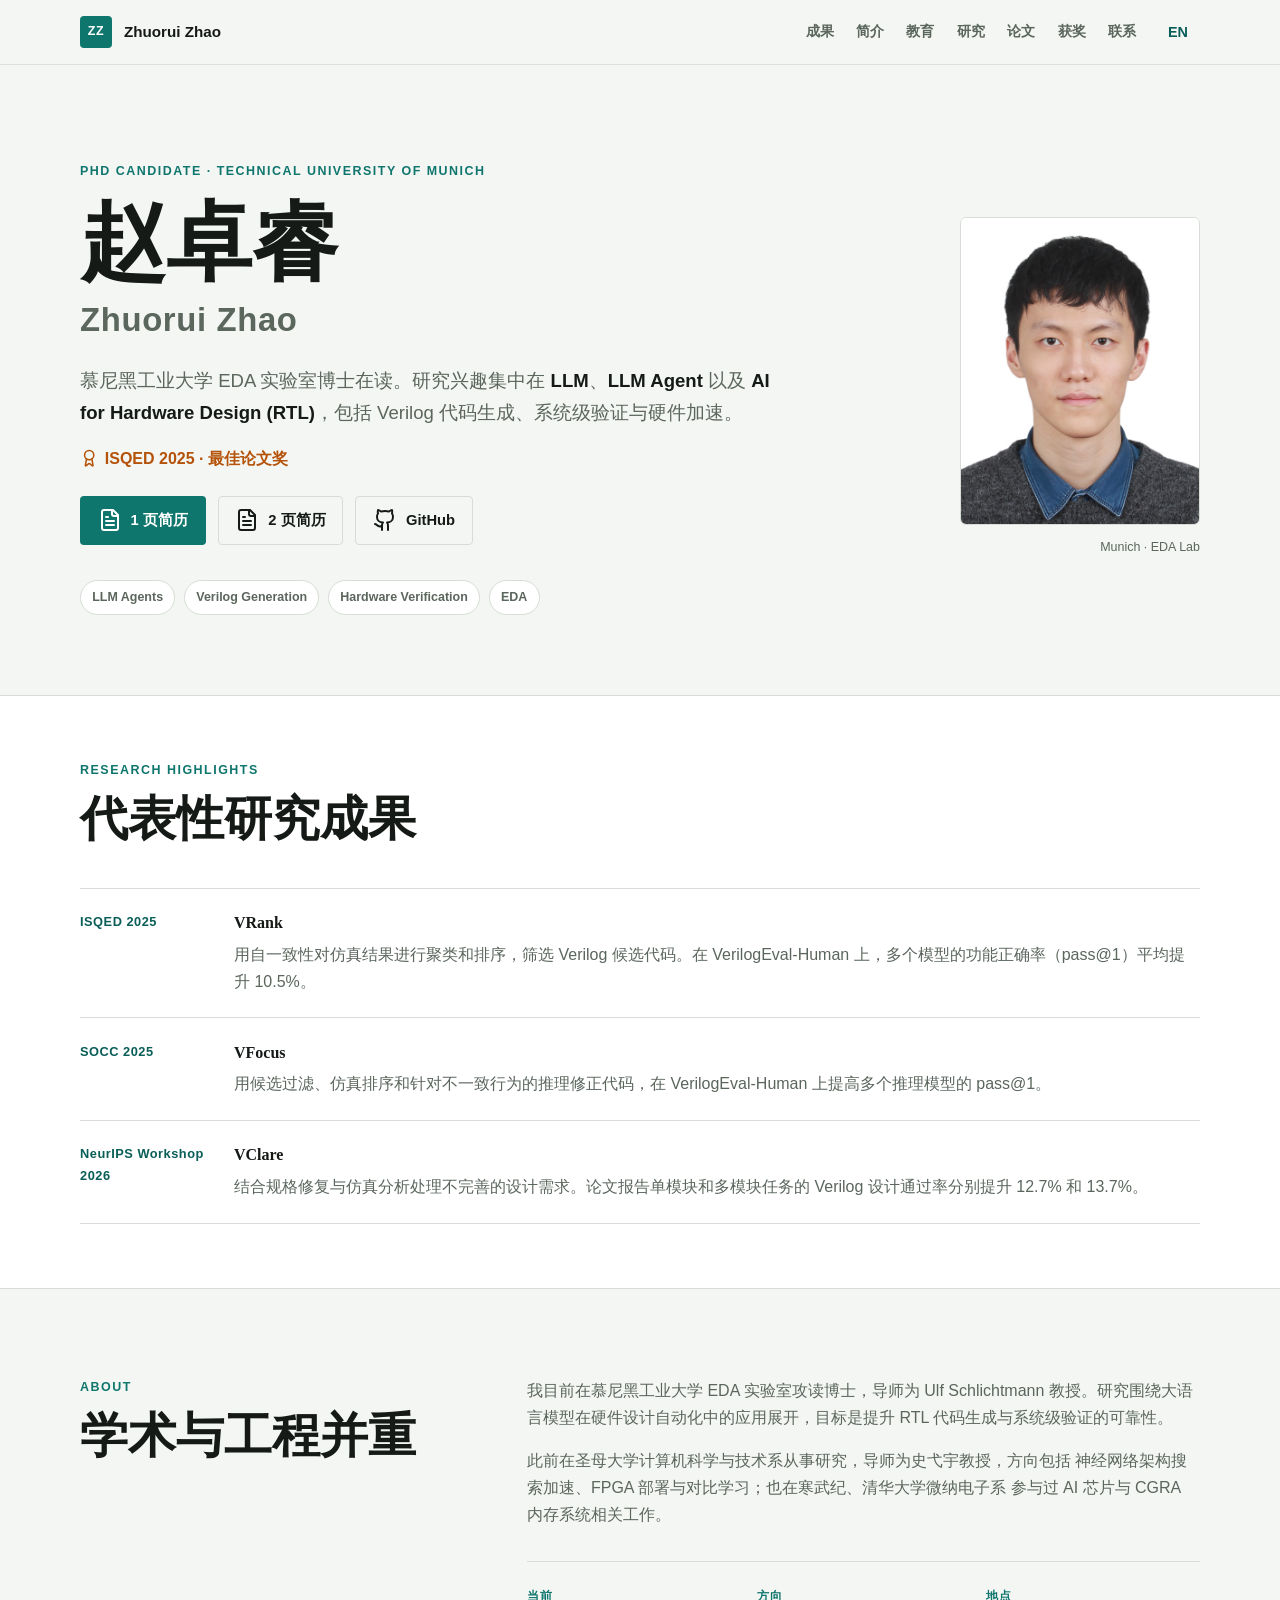
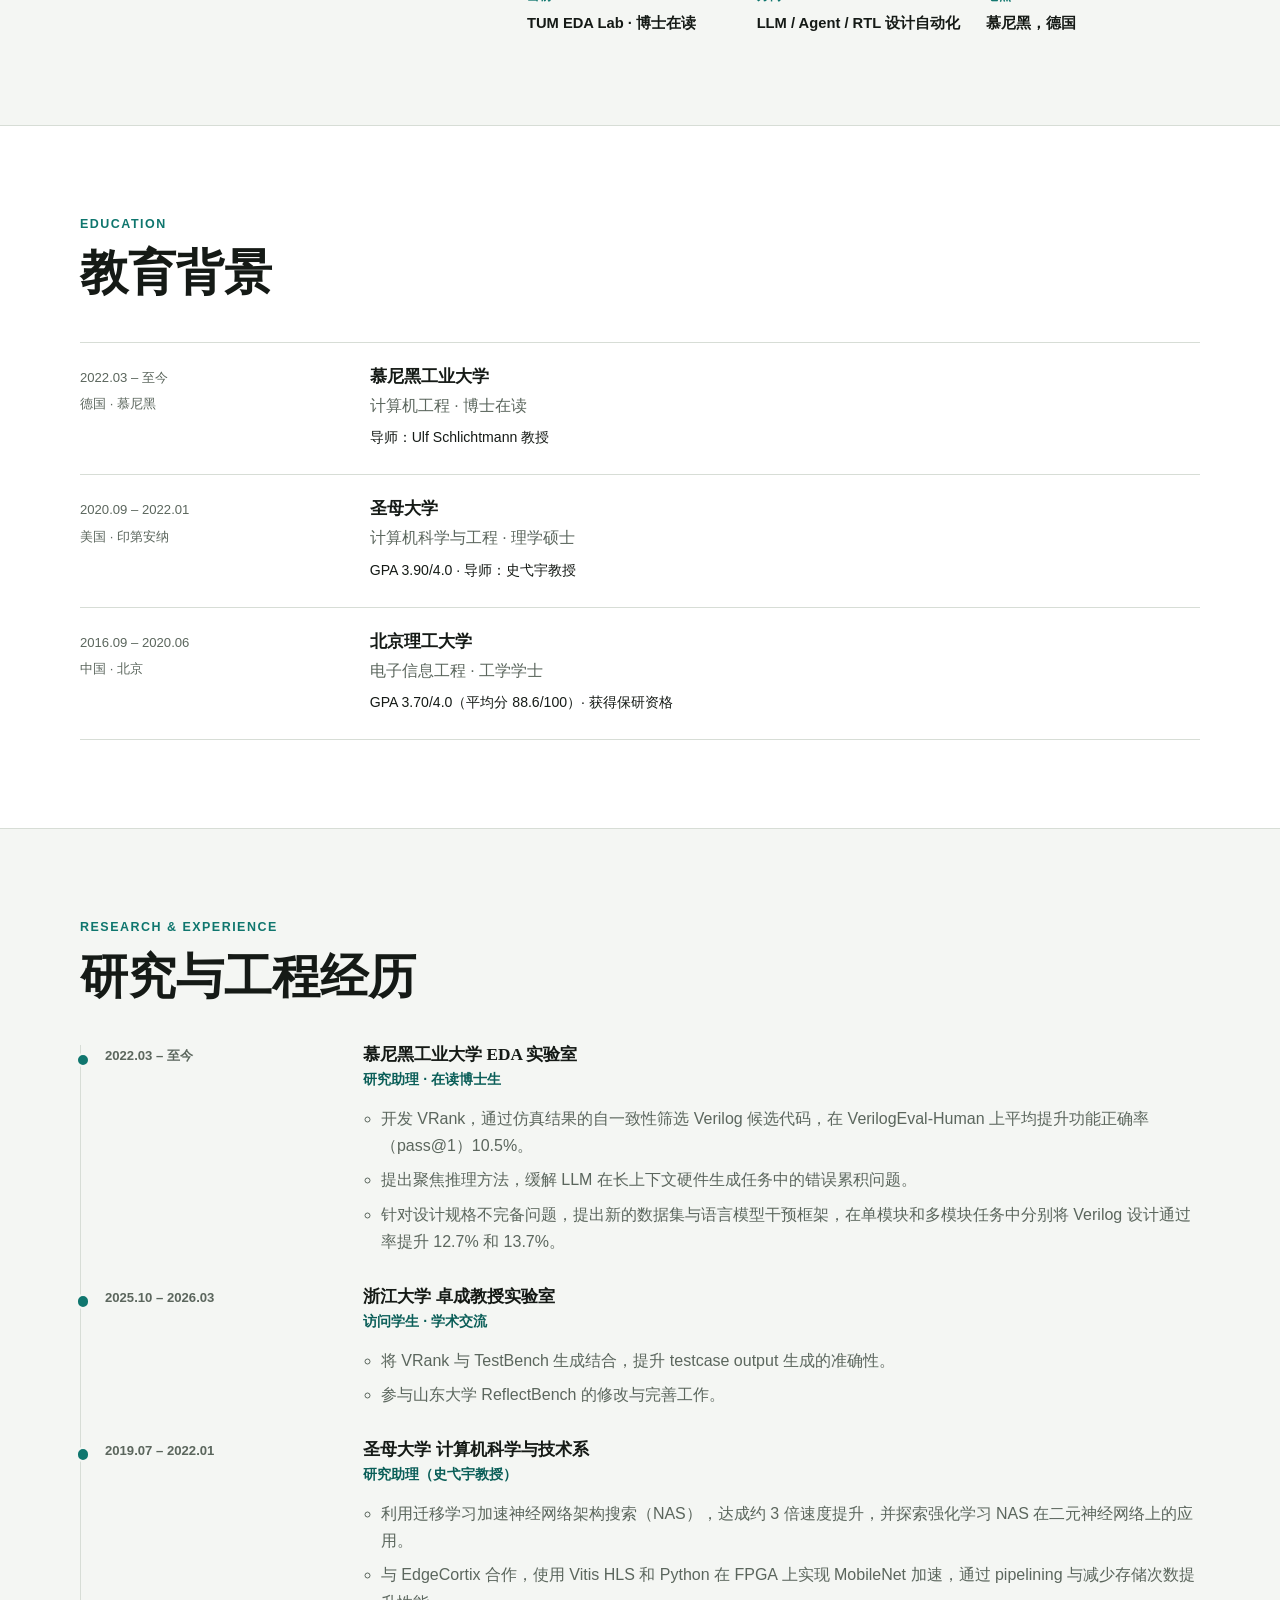
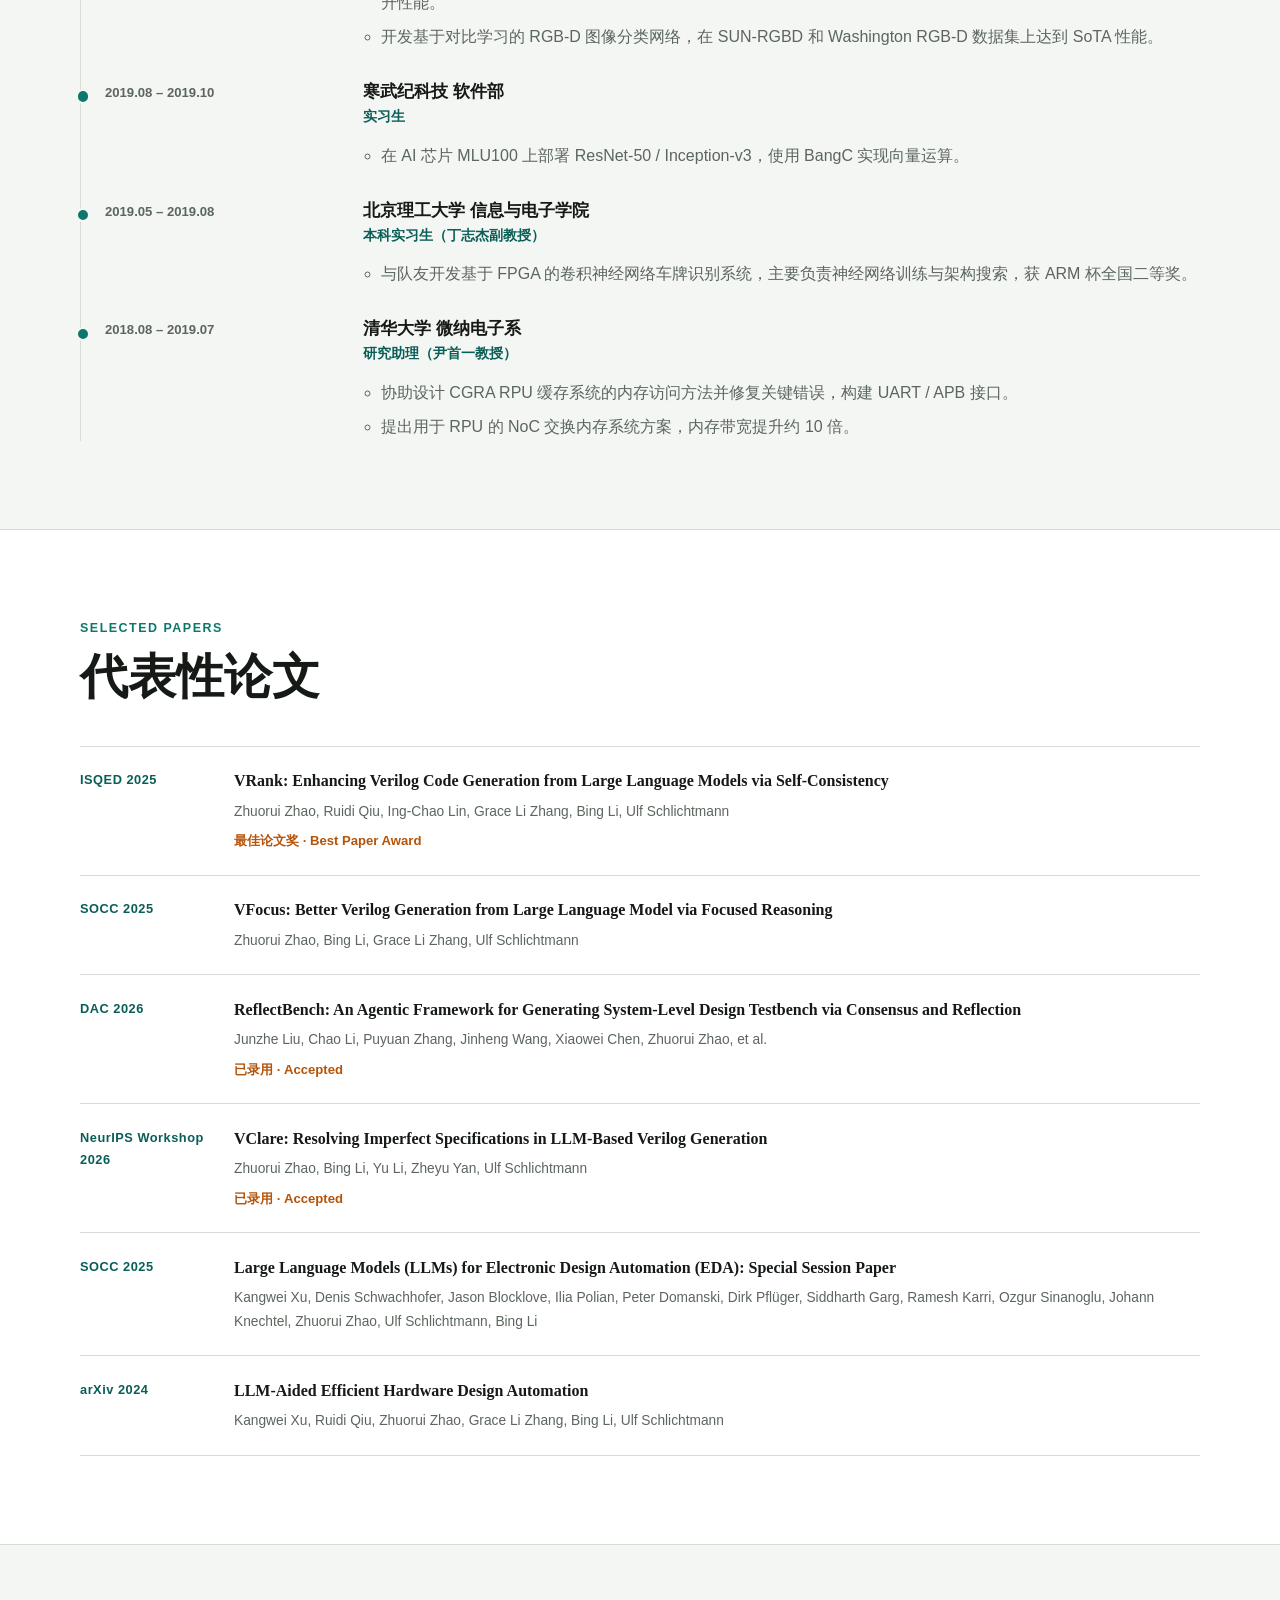
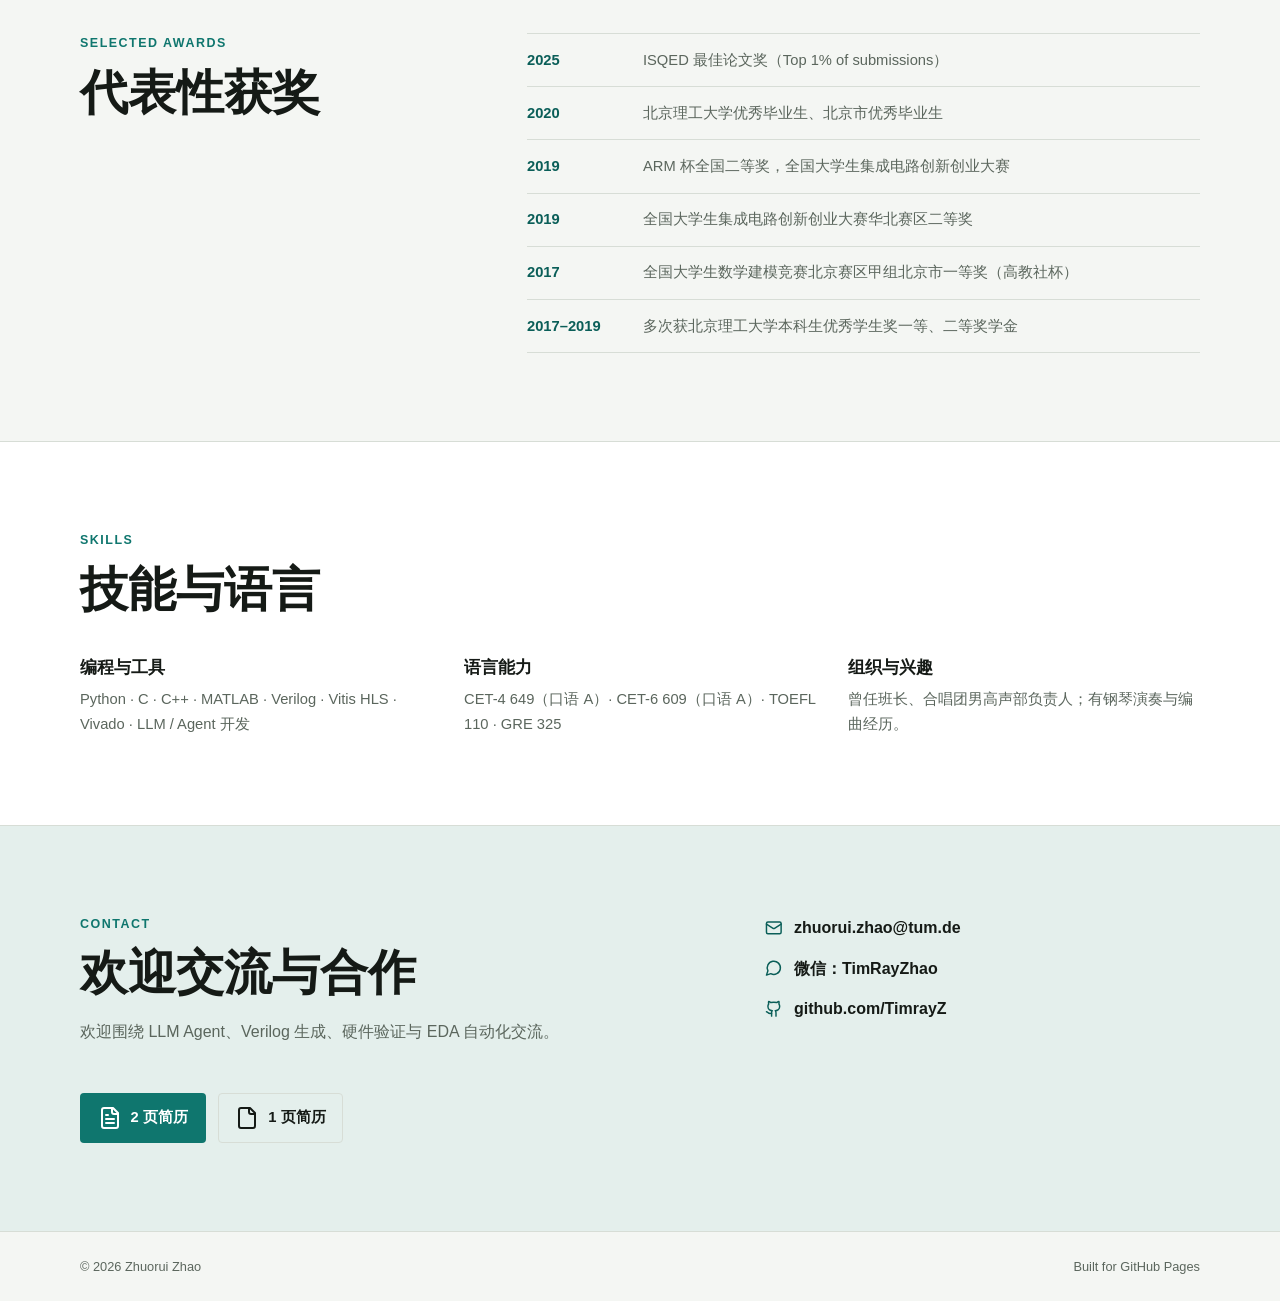
<file: index.html>
<!doctype html>
<html lang="zh-CN">
  <head>
    <meta charset="utf-8" />
    <meta name="viewport" content="width=device-width, initial-scale=1" />
    <title>赵卓睿 Zhuorui Zhao | EDA · LLM Agents · Hardware Design</title>
    <meta
      name="description"
      content="赵卓睿，慕尼黑工业大学 EDA 实验室博士在读，研究 LLM、LLM Agent 及其在硬件电路设计与验证中的应用。"
    />
    <meta name="theme-color" content="#0f766e" />
    <meta property="og:title" content="赵卓睿 Zhuorui Zhao" />
    <meta
      property="og:description"
      content="LLM Agents · AI for Hardware Design · Verilog Generation · EDA"
    />
    <meta property="og:type" content="website" />
    <meta property="og:image" content="assets/portrait.jpg" />
    <link rel="icon" href="assets/portrait.jpg" />
    <link rel="alternate" hreflang="zh-CN" href="index.html" />
    <link rel="alternate" hreflang="en" href="en.html" />
    <link rel="stylesheet" href="styles.css" />
    <script src="assets/lucide.min.js" defer></script>
    <script src="script.js" defer></script>
    <script src="analytics.js?v=1" defer></script>
  </head>
  <body>
    <header class="site-header">
      <div class="header-inner">
        <a class="brand" href="#top" aria-label="返回顶部">
          <span class="brand-mark">ZZ</span>
          <span class="brand-name">Zhuorui Zhao</span>
        </a>
        <a class="language-link" href="en.html" lang="en" hreflang="en" aria-label="View English version">EN</a>
        <button class="nav-toggle" type="button" aria-expanded="false" aria-controls="site-nav">
          <i data-lucide="menu" aria-hidden="true"></i>
          <span class="sr-only">打开导航</span>
        </button>
        <nav id="site-nav" class="site-nav" aria-label="主导航">
          <a href="#highlights">成果</a>
          <a href="#about">简介</a>
          <a href="#education">教育</a>
          <a href="#research">研究</a>
          <a href="#publications">论文</a>
          <a href="#awards">获奖</a>
          <a href="#contact">联系</a>
        </nav>
      </div>
    </header>

    <main>
      <section class="hero" id="top">
        <div class="container hero-grid">
          <div class="hero-copy">
            <p class="eyebrow">PhD Candidate · Technical University of Munich</p>
            <h1>赵卓睿<br /><span>Zhuorui Zhao</span></h1>
            <p class="hero-summary">
              慕尼黑工业大学 EDA 实验室博士在读。研究兴趣集中在
              <strong>LLM</strong>、<strong>LLM Agent</strong> 以及
              <strong>AI for Hardware Design (RTL)</strong>，包括 Verilog
              代码生成、系统级验证与硬件加速。
            </p>
            <p class="hero-award">
              <a href="#vrank"><i data-lucide="award" aria-hidden="true"></i> ISQED 2025 · 最佳论文奖</a>
            </p>
            <div class="hero-actions">
              <a class="button primary" href="assets/Zhuorui_Zhao_CV_1page.pdf" target="_blank" rel="noreferrer">
                <i data-lucide="file-text" aria-hidden="true"></i>
                1 页简历
              </a>
              <a class="button ghost" href="assets/Zhuorui_Zhao_CV.pdf" target="_blank" rel="noreferrer">
                <i data-lucide="file-text" aria-hidden="true"></i>
                2 页简历
              </a>
              <a class="button ghost" href="https://github.com/TimrayZ" target="_blank" rel="noreferrer">
                <i data-lucide="github" aria-hidden="true"></i>
                GitHub
              </a>
            </div>
            <ul class="hero-tags" aria-label="研究方向">
              <li>LLM Agents</li>
              <li>Verilog Generation</li>
              <li>Hardware Verification</li>
              <li>EDA</li>
            </ul>
          </div>
          <figure class="portrait-frame">
            <img src="assets/portrait.jpg" alt="赵卓睿证件照" width="1050" height="1350" />
            <figcaption>Munich · EDA Lab</figcaption>
          </figure>
        </div>
      </section>

      <section class="section-band muted" id="highlights">
        <div class="container">
          <div class="section-head">
            <p class="section-kicker">Research Highlights</p>
            <h2>代表性研究成果</h2>
          </div>
          <ul class="publication-list">
            <li class="publication" id="vrank">
              <div class="pub-venue">ISQED 2025</div>
              <div>
                <h3><a href="https://arxiv.org/abs/2502.00028" target="_blank" rel="noreferrer">VRank</a></h3>
                <p class="project-summary">用自一致性对仿真结果进行聚类和排序，筛选 Verilog 候选代码。在 VerilogEval-Human 上，多个模型的功能正确率（pass@1）平均提升 10.5%。</p>
              </div>
            </li>
            <li class="publication" id="vfocus">
              <div class="pub-venue">SOCC 2025</div>
              <div>
                <h3><a href="https://arxiv.org/abs/2511.02285" target="_blank" rel="noreferrer">VFocus</a></h3>
                <p class="project-summary">用候选过滤、仿真排序和针对不一致行为的推理修正代码，在 VerilogEval-Human 上提高多个推理模型的 pass@1。</p>
              </div>
            </li>
            <li class="publication" id="vclare">
              <div class="pub-venue">NeurIPS Workshop 2026</div>
              <div>
                <h3><a href="https://arxiv.org/abs/2607.24854" target="_blank" rel="noreferrer">VClare</a></h3>
                <p class="project-summary">结合规格修复与仿真分析处理不完善的设计需求。论文报告单模块和多模块任务的 Verilog 设计通过率分别提升 12.7% 和 13.7%。</p>
              </div>
            </li>
          </ul>
        </div>
      </section>

      <section class="section-band" id="about">
        <div class="container section-grid">
          <div>
            <p class="section-kicker">About</p>
            <h2>学术与工程并重</h2>
          </div>
          <div class="section-copy reveal">
            <p>
              我目前在慕尼黑工业大学 EDA 实验室攻读博士，导师为 Ulf Schlichtmann
              教授。研究围绕大语言模型在硬件设计自动化中的应用展开，目标是提升
              RTL 代码生成与系统级验证的可靠性。
            </p>
            <p>
              此前在圣母大学计算机科学与技术系从事研究，导师为史弋宇教授，方向包括
              神经网络架构搜索加速、FPGA 部署与对比学习；也在寒武纪、清华大学微纳电子系
              参与过 AI 芯片与 CGRA 内存系统相关工作。
            </p>
            <dl class="quick-facts">
              <div>
                <dt>当前</dt>
                <dd>TUM EDA Lab · 博士在读</dd>
              </div>
              <div>
                <dt>方向</dt>
                <dd>LLM / Agent / RTL 设计自动化</dd>
              </div>
              <div>
                <dt>地点</dt>
                <dd>慕尼黑，德国</dd>
              </div>
            </dl>
          </div>
        </div>
      </section>

      <section class="section-band muted" id="education">
        <div class="container">
          <div class="section-head">
            <p class="section-kicker">Education</p>
            <h2>教育背景</h2>
          </div>
          <div class="education-list reveal">
            <article class="education-item">
              <div class="education-meta">
                <span class="date">2022.03 – 至今</span>
                <span class="place">德国 · 慕尼黑</span>
              </div>
              <div class="education-main">
                <h3>慕尼黑工业大学</h3>
                <p>计算机工程 · 博士在读</p>
                <p class="detail">导师：Ulf Schlichtmann 教授</p>
              </div>
            </article>
            <article class="education-item">
              <div class="education-meta">
                <span class="date">2020.09 – 2022.01</span>
                <span class="place">美国 · 印第安纳</span>
              </div>
              <div class="education-main">
                <h3>圣母大学</h3>
                <p>计算机科学与工程 · 理学硕士</p>
                <p class="detail">GPA 3.90/4.0 · 导师：史弋宇教授</p>
              </div>
            </article>
            <article class="education-item">
              <div class="education-meta">
                <span class="date">2016.09 – 2020.06</span>
                <span class="place">中国 · 北京</span>
              </div>
              <div class="education-main">
                <h3>北京理工大学</h3>
                <p>电子信息工程 · 工学学士</p>
                <p class="detail">GPA 3.70/4.0（平均分 88.6/100）· 获得保研资格</p>
              </div>
            </article>
          </div>
        </div>
      </section>

      <section class="section-band" id="research">
        <div class="container">
          <div class="section-head">
            <p class="section-kicker">Research & Experience</p>
            <h2>研究与工程经历</h2>
          </div>
          <ol class="timeline reveal">
            <li>
              <div class="timeline-date">2022.03 – 至今</div>
              <div class="timeline-body">
                <h3>慕尼黑工业大学 EDA 实验室</h3>
                <p class="role">研究助理 · 在读博士生</p>
                <ul>
                  <li>开发 VRank，通过仿真结果的自一致性筛选 Verilog 候选代码，在 VerilogEval-Human 上平均提升功能正确率（pass@1）10.5%。</li>
                  <li>提出聚焦推理方法，缓解 LLM 在长上下文硬件生成任务中的错误累积问题。</li>
                  <li>针对设计规格不完备问题，提出新的数据集与语言模型干预框架，在单模块和多模块任务中分别将 Verilog 设计通过率提升 12.7% 和 13.7%。</li>
                </ul>
              </div>
            </li>
            <li>
              <div class="timeline-date">2025.10 – 2026.03</div>
              <div class="timeline-body">
                <h3>浙江大学 卓成教授实验室</h3>
                <p class="role">访问学生 · 学术交流</p>
                <ul>
                  <li>将 VRank 与 TestBench 生成结合，提升 testcase output 生成的准确性。</li>
                  <li>参与山东大学 ReflectBench 的修改与完善工作。</li>
                </ul>
              </div>
            </li>
            <li>
              <div class="timeline-date">2019.07 – 2022.01</div>
              <div class="timeline-body">
                <h3>圣母大学 计算机科学与技术系</h3>
                <p class="role">研究助理（史弋宇教授）</p>
                <ul>
                  <li>利用迁移学习加速神经网络架构搜索（NAS），达成约 3 倍速度提升，并探索强化学习 NAS 在二元神经网络上的应用。</li>
                  <li>与 EdgeCortix 合作，使用 Vitis HLS 和 Python 在 FPGA 上实现 MobileNet 加速，通过 pipelining 与减少存储次数提升性能。</li>
                  <li>开发基于对比学习的 RGB-D 图像分类网络，在 SUN-RGBD 和 Washington RGB-D 数据集上达到 SoTA 性能。</li>
                </ul>
              </div>
            </li>
            <li>
              <div class="timeline-date">2019.08 – 2019.10</div>
              <div class="timeline-body">
                <h3>寒武纪科技 软件部</h3>
                <p class="role">实习生</p>
                <ul>
                  <li>在 AI 芯片 MLU100 上部署 ResNet-50 / Inception-v3，使用 BangC 实现向量运算。</li>
                </ul>
              </div>
            </li>
            <li>
              <div class="timeline-date">2019.05 – 2019.08</div>
              <div class="timeline-body">
                <h3>北京理工大学 信息与电子学院</h3>
                <p class="role">本科实习生（丁志杰副教授）</p>
                <ul>
                  <li>与队友开发基于 FPGA 的卷积神经网络车牌识别系统，主要负责神经网络训练与架构搜索，获 ARM 杯全国二等奖。</li>
                </ul>
              </div>
            </li>
            <li>
              <div class="timeline-date">2018.08 – 2019.07</div>
              <div class="timeline-body">
                <h3>清华大学 微纳电子系</h3>
                <p class="role">研究助理（尹首一教授）</p>
                <ul>
                  <li>协助设计 CGRA RPU 缓存系统的内存访问方法并修复关键错误，构建 UART / APB 接口。</li>
                  <li>提出用于 RPU 的 NoC 交换内存系统方案，内存带宽提升约 10 倍。</li>
                </ul>
              </div>
            </li>
          </ol>
        </div>
      </section>

      <section class="section-band muted" id="publications">
        <div class="container">
          <div class="section-head">
            <p class="section-kicker">Selected Papers</p>
            <h2>代表性论文</h2>
          </div>
          <ol class="publication-list reveal">
            <li class="publication">
              <div class="pub-venue">ISQED 2025</div>
              <div>
                <h3>
                  <a href="https://arxiv.org/abs/2502.00028" target="_blank" rel="noreferrer">
                    VRank: Enhancing Verilog Code Generation from Large Language Models via Self-Consistency
                  </a>
                </h3>
                <p class="pub-authors">Zhuorui Zhao, Ruidi Qiu, Ing-Chao Lin, Grace Li Zhang, Bing Li, Ulf Schlichtmann</p>
                <p class="pub-note">最佳论文奖 · Best Paper Award</p>
              </div>
            </li>
            <li class="publication">
              <div class="pub-venue">SOCC 2025</div>
              <div>
                <h3>
                  <a href="https://arxiv.org/abs/2511.02285" target="_blank" rel="noreferrer">
                    VFocus: Better Verilog Generation from Large Language Model via Focused Reasoning
                  </a>
                </h3>
                <p class="pub-authors">Zhuorui Zhao, Bing Li, Grace Li Zhang, Ulf Schlichtmann</p>
              </div>
            </li>
            <li class="publication">
              <div class="pub-venue">DAC 2026</div>
              <div>
                <h3>
                  <a
                    href="https://63dac.conference-program.com/?post_type=page&p=16&id=RESEARCH1858&sess=sess166"
                    target="_blank"
                    rel="noreferrer"
                  >
                    ReflectBench: An Agentic Framework for Generating System-Level Design Testbench via Consensus and Reflection
                  </a>
                </h3>
                <p class="pub-authors">Junzhe Liu, Chao Li, Puyuan Zhang, Jinheng Wang, Xiaowei Chen, Zhuorui Zhao, et al.</p>
                <p class="pub-note">已录用 · Accepted</p>
              </div>
            </li>
            <li class="publication">
              <div class="pub-venue">NeurIPS Workshop 2026</div>
              <div>
                <h3>
                  <a href="https://arxiv.org/abs/2607.24854" target="_blank" rel="noreferrer">
                    VClare: Resolving Imperfect Specifications in LLM-Based Verilog Generation
                  </a>
                </h3>
                <p class="pub-authors">Zhuorui Zhao, Bing Li, Yu Li, Zheyu Yan, Ulf Schlichtmann</p>
                <p class="pub-note">已录用 · Accepted</p>
              </div>
            </li>
            <li class="publication">
              <div class="pub-venue">SOCC 2025</div>
              <div>
                <h3>
                  <a href="https://arxiv.org/abs/2508.20030" target="_blank" rel="noreferrer">
                    Large Language Models (LLMs) for Electronic Design Automation (EDA): Special Session Paper
                  </a>
                </h3>
                <p class="pub-authors">Kangwei Xu, Denis Schwachhofer, Jason Blocklove, Ilia Polian, Peter Domanski, Dirk Pflüger, Siddharth Garg, Ramesh Karri, Ozgur Sinanoglu, Johann Knechtel, Zhuorui Zhao, Ulf Schlichtmann, Bing Li</p>
              </div>
            </li>
            <li class="publication">
              <div class="pub-venue">arXiv 2024</div>
              <div>
                <h3>
                  <a href="https://arxiv.org/abs/2410.18582" target="_blank" rel="noreferrer">
                    LLM-Aided Efficient Hardware Design Automation
                  </a>
                </h3>
                <p class="pub-authors">Kangwei Xu, Ruidi Qiu, Zhuorui Zhao, Grace Li Zhang, Bing Li, Ulf Schlichtmann</p>
              </div>
            </li>
          </ol>
        </div>
      </section>

      <section class="section-band" id="awards">
        <div class="container section-grid">
          <div>
            <p class="section-kicker">Selected Awards</p>
            <h2>代表性获奖</h2>
          </div>
          <ul class="award-list reveal">
            <li><span>2025</span> ISQED 最佳论文奖（Top 1% of submissions）</li>
            <li><span>2020</span> 北京理工大学优秀毕业生、北京市优秀毕业生</li>
            <li><span>2019</span> ARM 杯全国二等奖，全国大学生集成电路创新创业大赛</li>
            <li><span>2019</span> 全国大学生集成电路创新创业大赛华北赛区二等奖</li>
            <li><span>2017</span> 全国大学生数学建模竞赛北京赛区甲组北京市一等奖（高教社杯）</li>
            <li><span>2017–2019</span> 多次获北京理工大学本科生优秀学生奖一等、二等奖学金</li>
          </ul>
        </div>
      </section>

      <section class="section-band muted" id="skills">
        <div class="container">
          <div class="section-head">
            <p class="section-kicker">Skills</p>
            <h2>技能与语言</h2>
          </div>
          <div class="skills-grid reveal">
            <div>
              <h3>编程与工具</h3>
              <p>Python · C · C++ · MATLAB · Verilog · Vitis HLS · Vivado · LLM / Agent 开发</p>
            </div>
            <div>
              <h3>语言能力</h3>
              <p>CET-4 649（口语 A）· CET-6 609（口语 A）· TOEFL 110 · GRE 325</p>
            </div>
            <div>
              <h3>组织与兴趣</h3>
              <p>曾任班长、合唱团男高声部负责人；有钢琴演奏与编曲经历。</p>
            </div>
          </div>
        </div>
      </section>

      <section class="section-band contact-band" id="contact">
        <div class="container contact-grid">
          <div>
            <p class="section-kicker">Contact</p>
            <h2>欢迎交流与合作</h2>
            <p class="contact-copy">
              欢迎围绕 LLM Agent、Verilog 生成、硬件验证与 EDA 自动化交流。
            </p>
          </div>
          <ul class="contact-list">
            <li>
              <i data-lucide="mail" aria-hidden="true"></i>
              <a href="mailto:zhuorui.zhao@tum.de">zhuorui.zhao@tum.de</a>
            </li>
            <li>
              <i data-lucide="message-circle" aria-hidden="true"></i>
              <span>微信：TimRayZhao</span>
            </li>
            <li>
              <i data-lucide="github" aria-hidden="true"></i>
              <a href="https://github.com/TimrayZ" target="_blank" rel="noreferrer">github.com/TimrayZ</a>
            </li>
          </ul>
          <div class="contact-actions">
            <a class="button primary" href="assets/Zhuorui_Zhao_CV.pdf" target="_blank" rel="noreferrer">
              <i data-lucide="file-text" aria-hidden="true"></i>
              2 页简历
            </a>
            <a class="button ghost" href="assets/Zhuorui_Zhao_CV_1page.pdf" target="_blank" rel="noreferrer">
              <i data-lucide="file" aria-hidden="true"></i>
              1 页简历
            </a>
          </div>
        </div>
      </section>
    </main>

    <footer class="site-footer">
      <div class="container footer-inner">
        <p>© <span id="year"></span> Zhuorui Zhao</p>
        <p>Built for GitHub Pages</p>
      </div>
    </footer>
  </body>
</html>
</file>
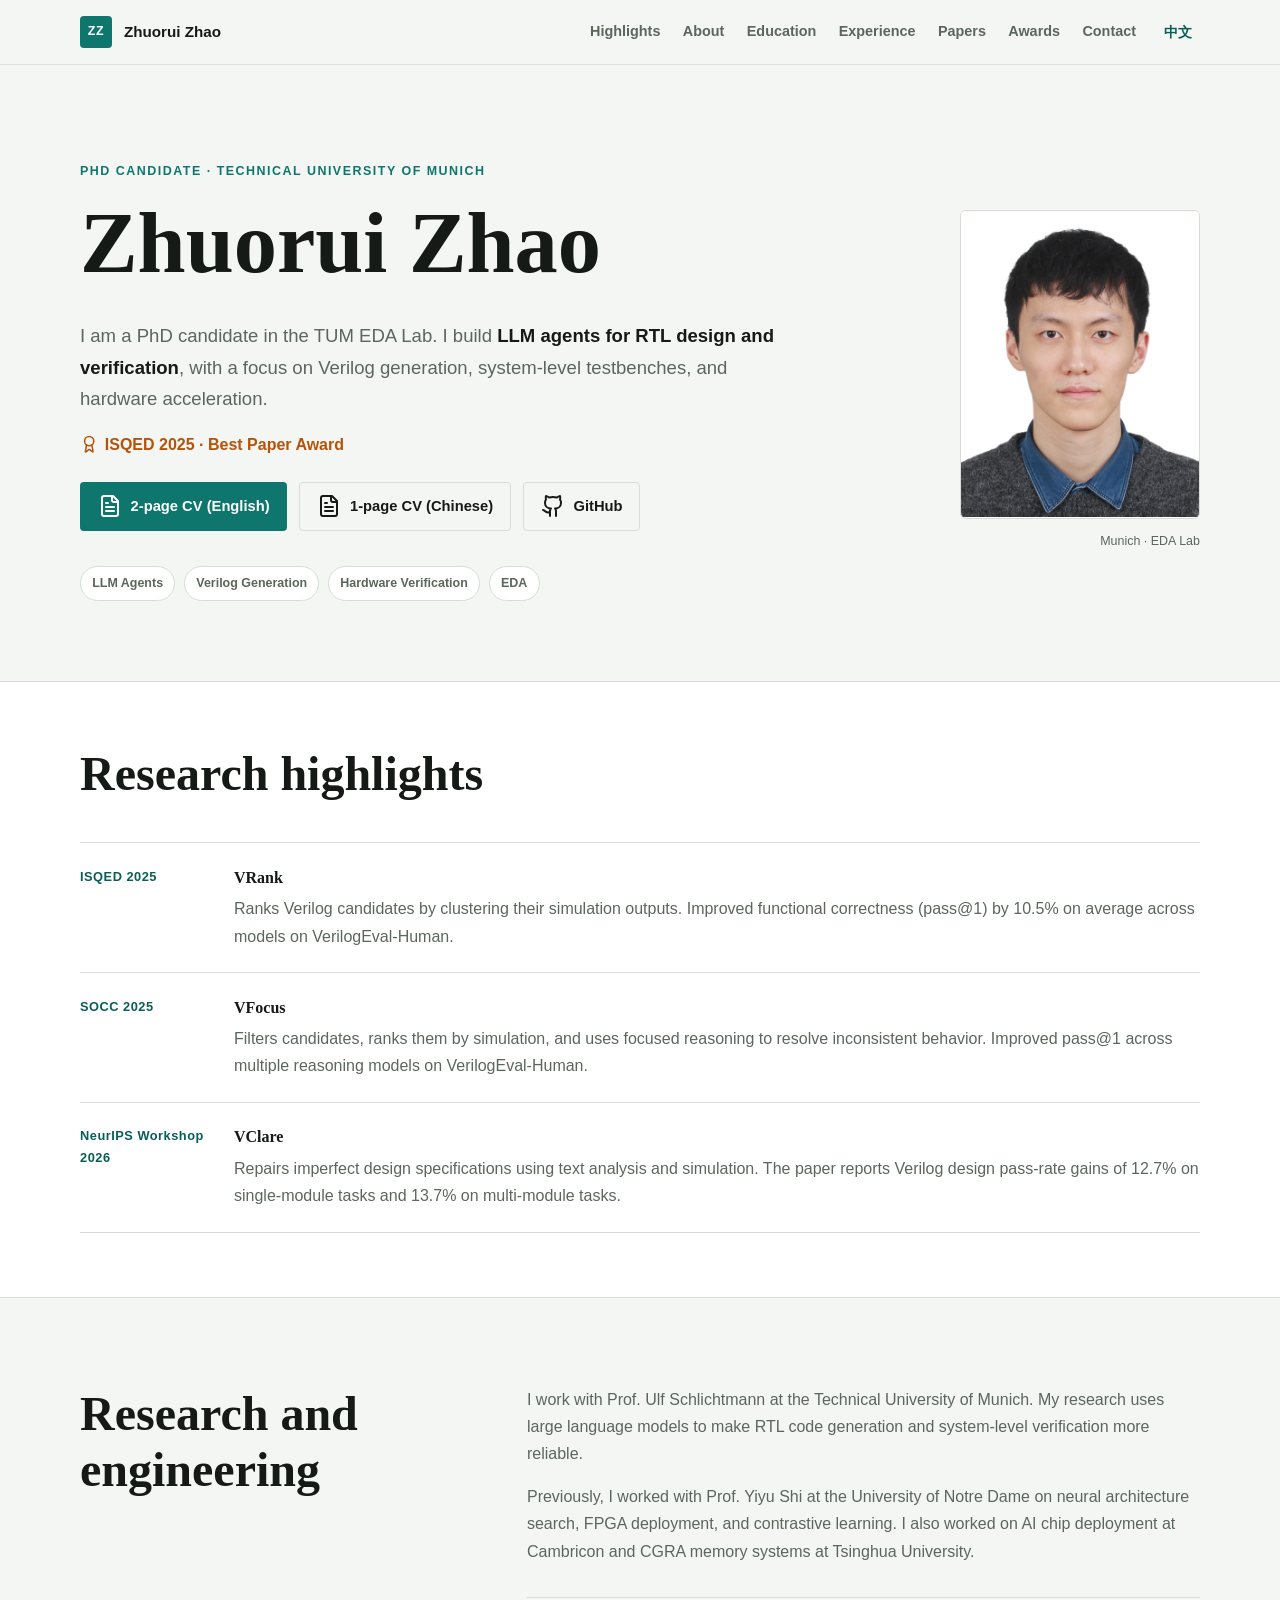
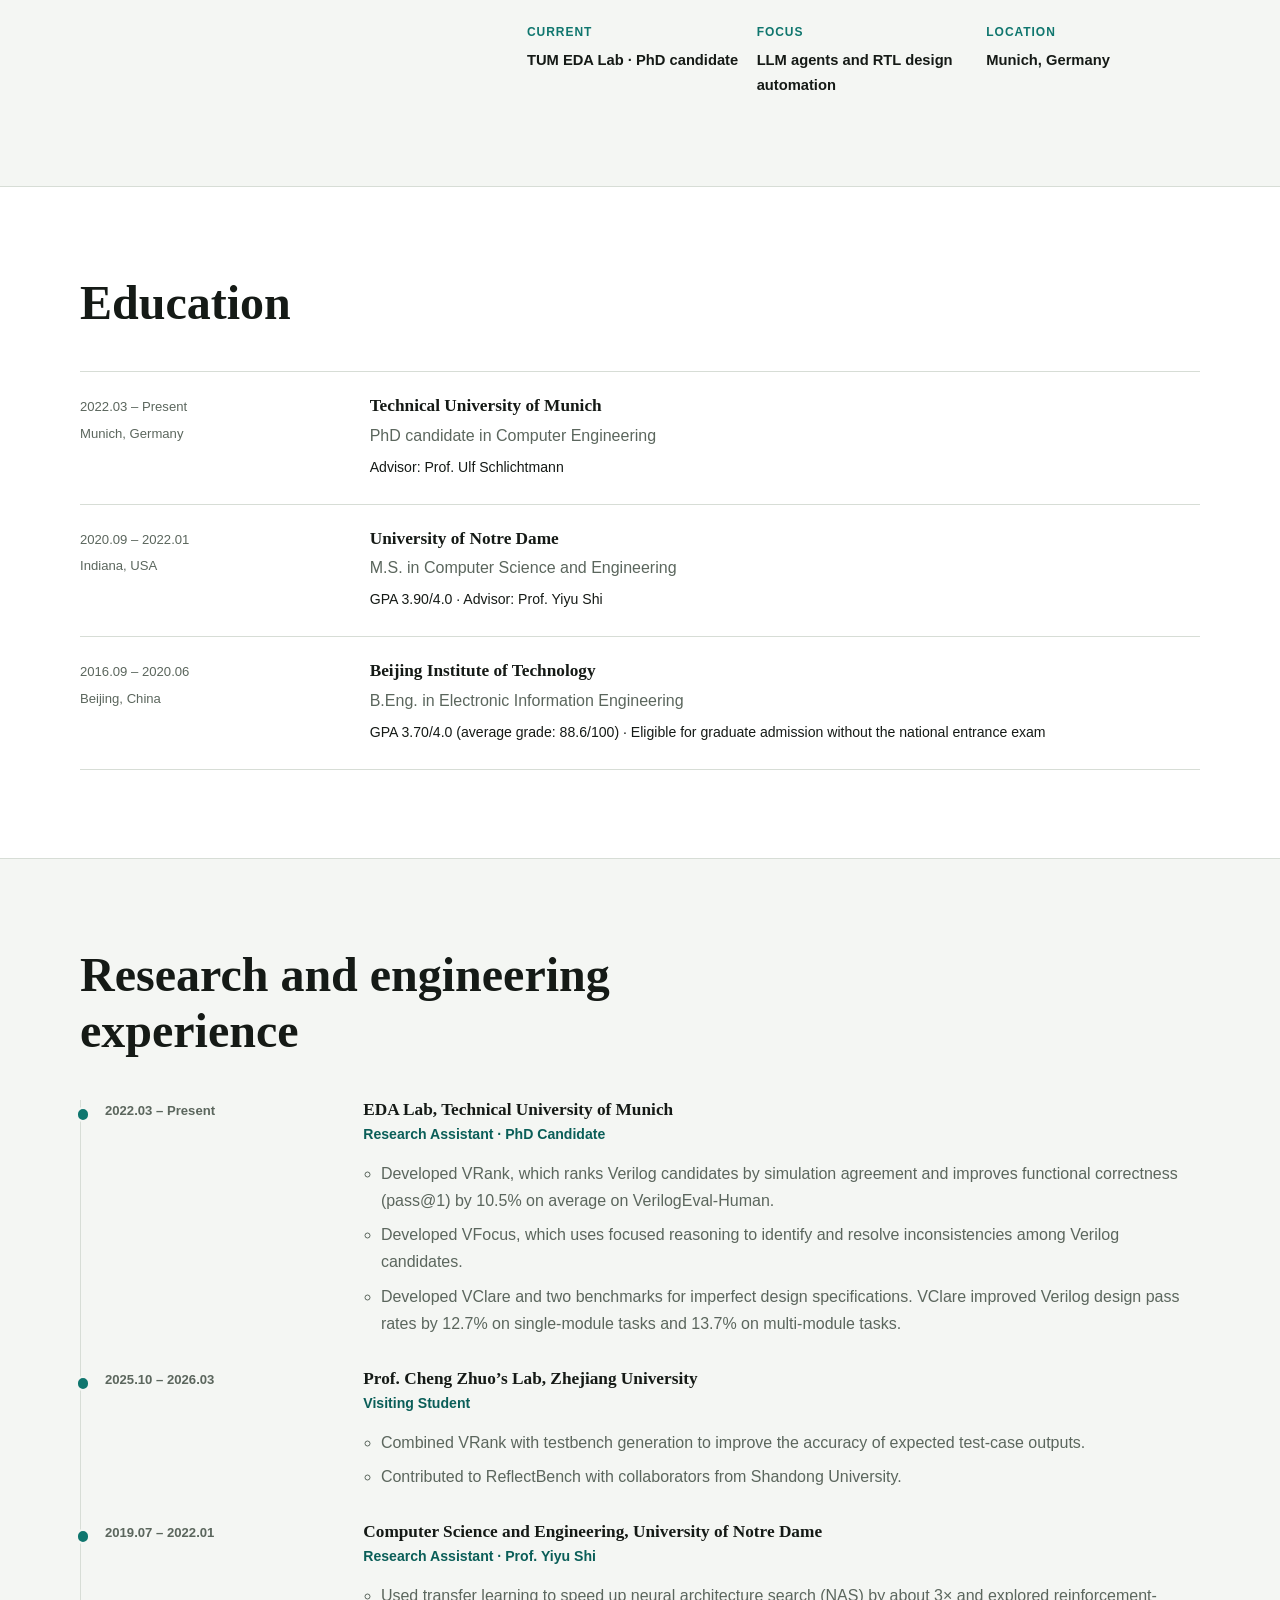
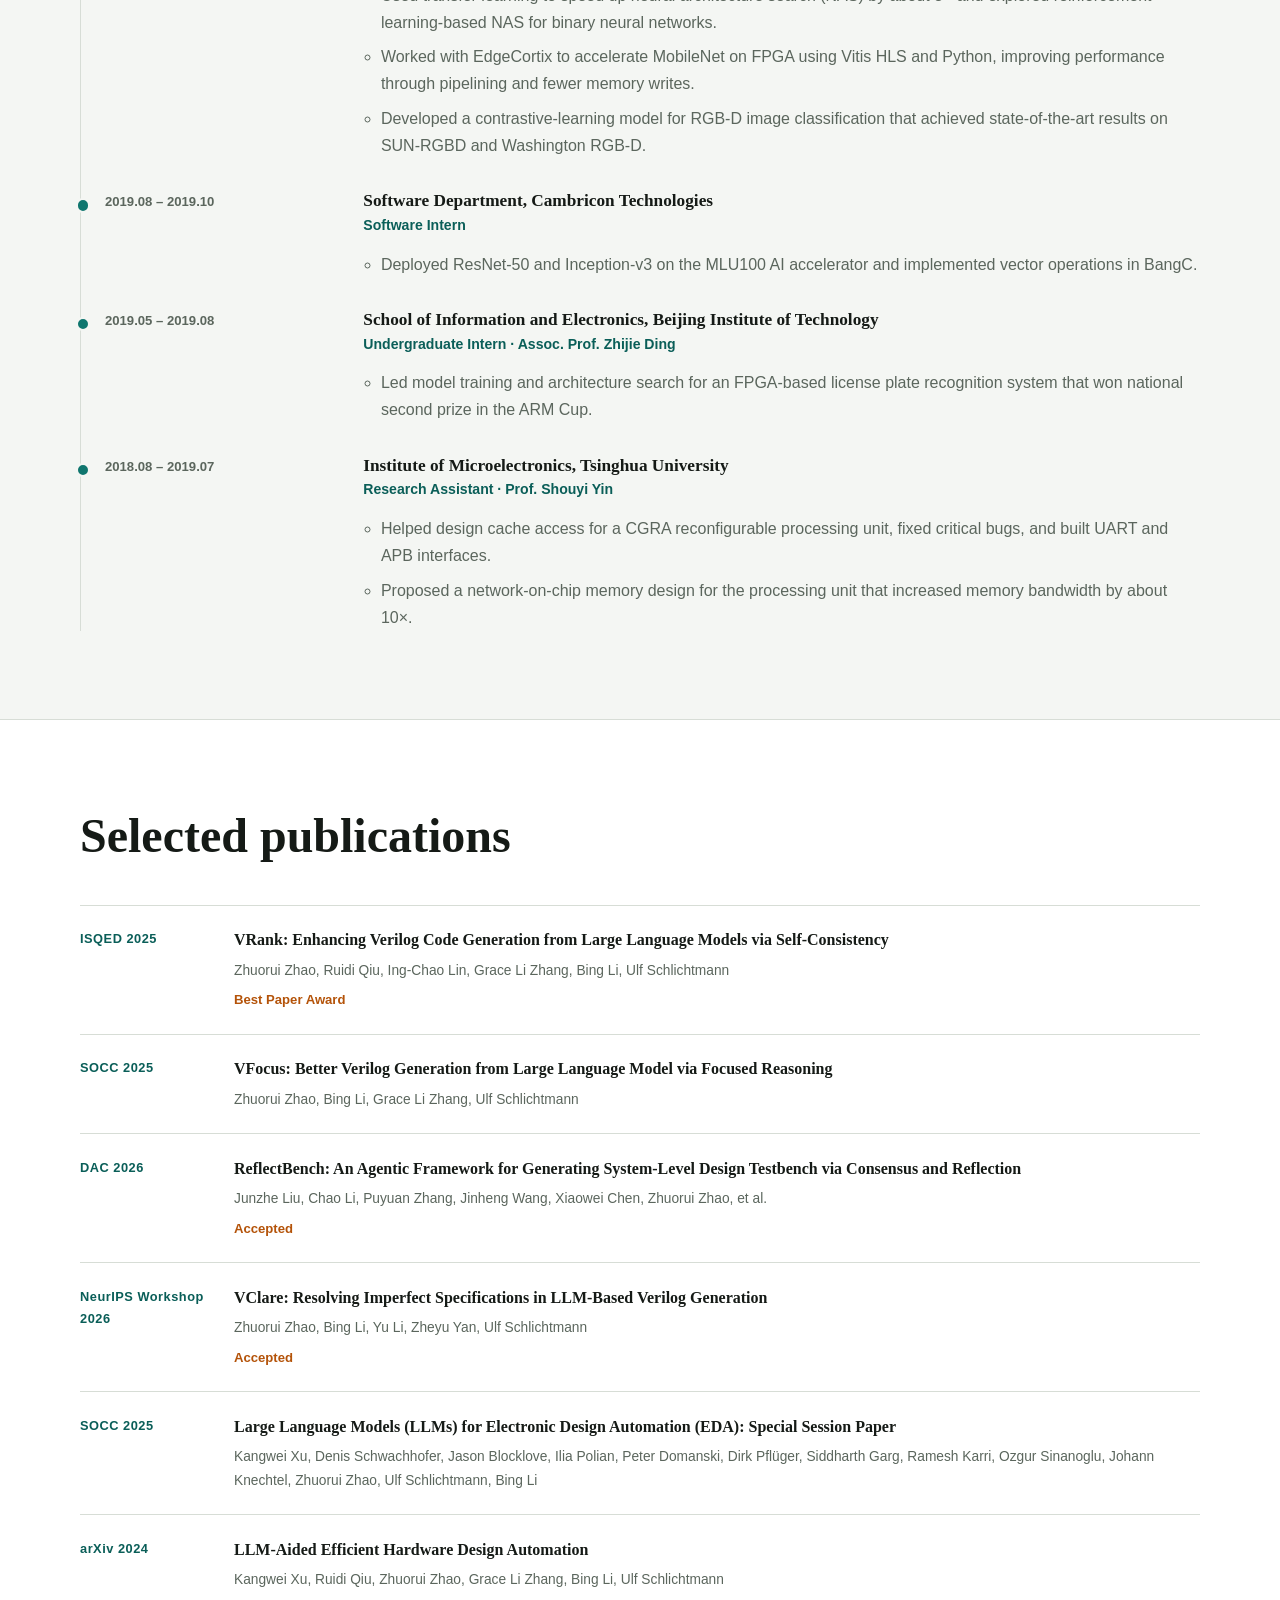
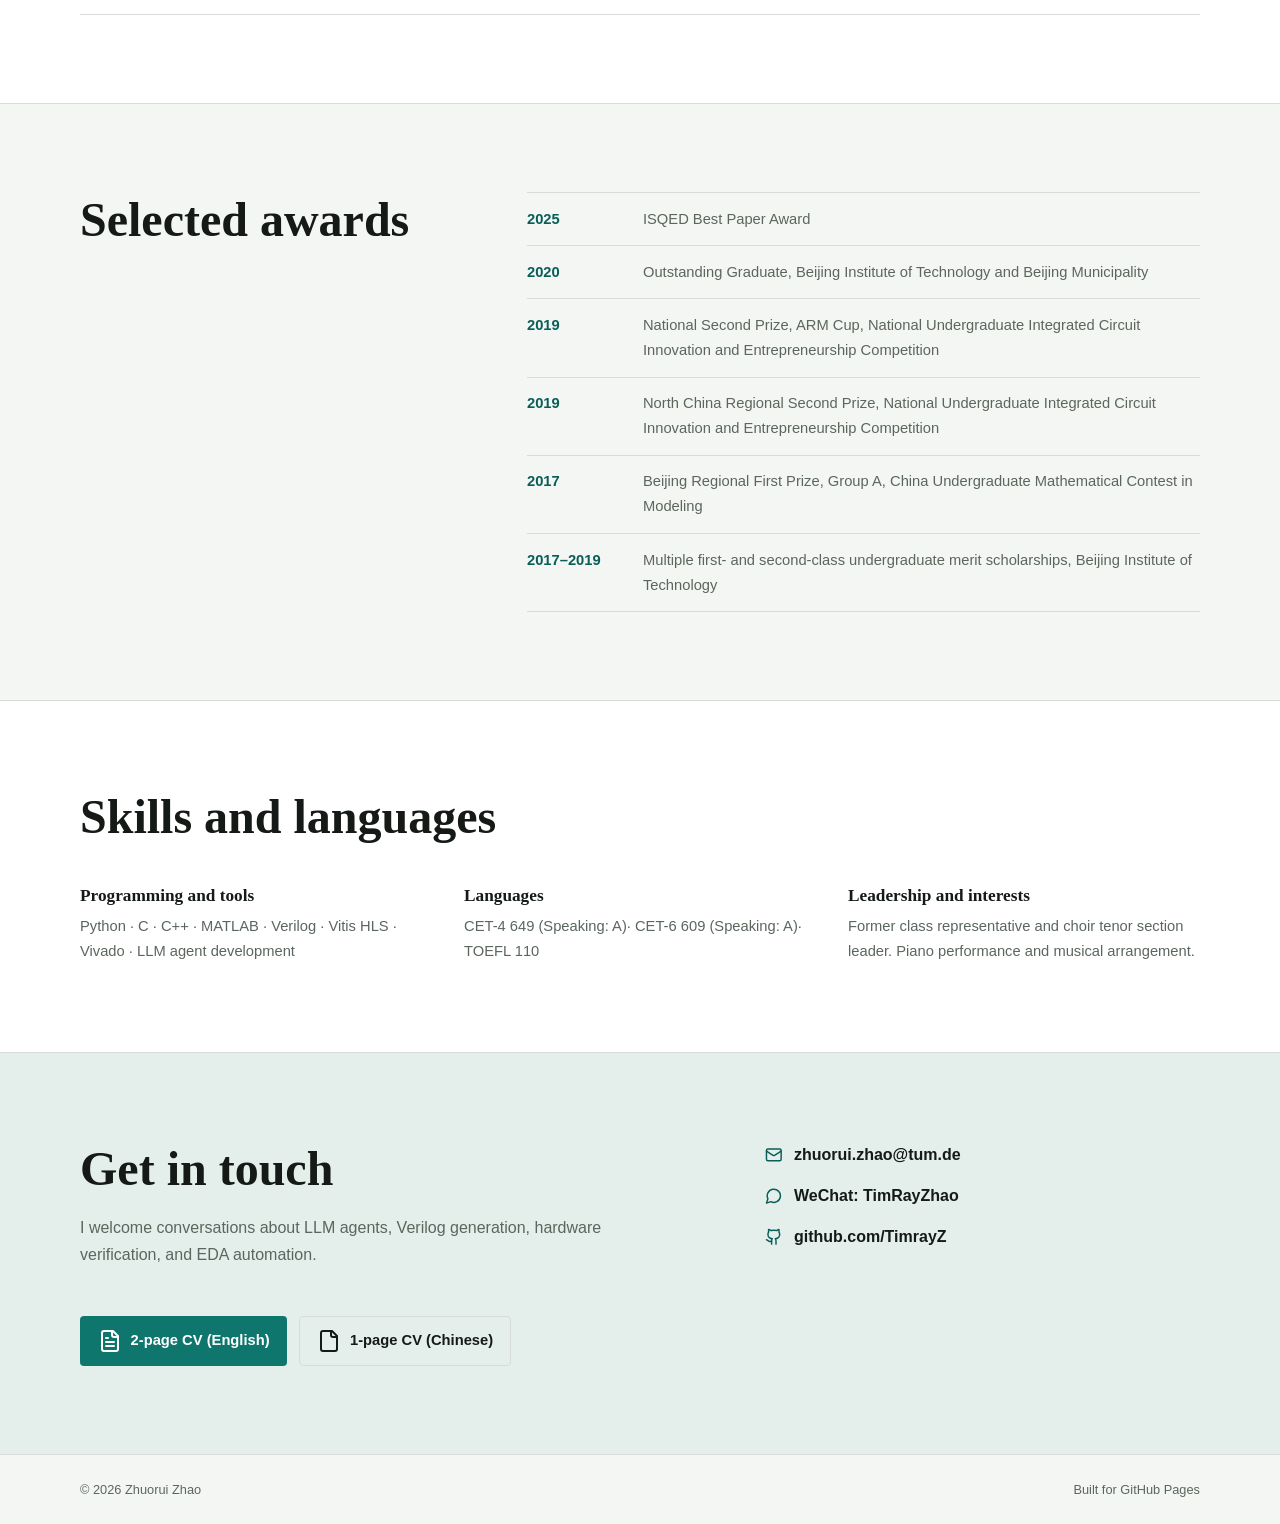
<file: en.html>
<!doctype html>
<html lang="en">
  <head>
    <meta charset="utf-8" />
    <meta name="viewport" content="width=device-width, initial-scale=1" />
    <title>Zhuorui Zhao | EDA · LLM Agents · Hardware Design</title>
    <meta
      name="description"
      content="Zhuorui Zhao, PhD candidate at TUM working on LLM agents for RTL design, Verilog generation, and hardware verification."
    />
    <meta name="theme-color" content="#0f766e" />
    <meta property="og:title" content="Zhuorui Zhao" />
    <meta
      property="og:description"
      content="LLM Agents · AI for Hardware Design · Verilog Generation · EDA"
    />
    <meta property="og:type" content="website" />
    <meta property="og:image" content="assets/portrait.jpg" />
    <link rel="icon" href="assets/portrait.jpg" />
    <link rel="alternate" hreflang="zh-CN" href="index.html" />
    <link rel="alternate" hreflang="en" href="en.html" />
    <link rel="stylesheet" href="styles.css" />
    <script src="assets/lucide.min.js" defer></script>
    <script src="script.js" defer></script>
    <script src="analytics.js?v=1" defer></script>
  </head>
  <body>
    <header class="site-header">
      <div class="header-inner">
        <a class="brand" href="#top" aria-label="Back to top">
          <span class="brand-mark">ZZ</span>
          <span class="brand-name">Zhuorui Zhao</span>
        </a>
        <a class="language-link" href="index.html" lang="zh-CN" hreflang="zh-CN" aria-label="Chinese version">中文</a>
        <button class="nav-toggle" type="button" aria-expanded="false" aria-controls="site-nav">
          <i data-lucide="menu" aria-hidden="true"></i>
          <span class="sr-only">Open navigation</span>
        </button>
        <nav id="site-nav" class="site-nav" aria-label="Main navigation">
          <a href="#highlights">Highlights</a>
          <a href="#about">About</a>
          <a href="#education">Education</a>
          <a href="#research">Experience</a>
          <a href="#publications">Papers</a>
          <a href="#awards">Awards</a>
          <a href="#contact">Contact</a>
        </nav>
      </div>
    </header>

    <main>
      <section class="hero" id="top">
        <div class="container hero-grid">
          <div class="hero-copy">
            <p class="eyebrow">PhD Candidate · Technical University of Munich</p>
            <h1>Zhuorui Zhao</h1>
            <p class="hero-summary">
              I am a PhD candidate in the TUM EDA Lab. I build <strong>LLM agents for RTL design and verification</strong>, with a focus on Verilog generation, system-level testbenches, and hardware acceleration.
            </p>
            <p class="hero-award">
              <a href="#vrank"><i data-lucide="award" aria-hidden="true"></i> ISQED 2025 · Best Paper Award</a>
            </p>
            <div class="hero-actions">
              <a class="button primary" href="assets/Zhuorui_Zhao_CV_EN.pdf" target="_blank" rel="noreferrer">
                <i data-lucide="file-text" aria-hidden="true"></i>
                2-page CV (English)
              </a>
              <a class="button ghost" href="assets/Zhuorui_Zhao_CV_1page.pdf" target="_blank" rel="noreferrer">
                <i data-lucide="file-text" aria-hidden="true"></i>
                1-page CV (Chinese)
              </a>
              <a class="button ghost" href="https://github.com/TimrayZ" target="_blank" rel="noreferrer">
                <i data-lucide="github" aria-hidden="true"></i>
                GitHub
              </a>
            </div>
            <ul class="hero-tags" aria-label="Research interests">
              <li>LLM Agents</li>
              <li>Verilog Generation</li>
              <li>Hardware Verification</li>
              <li>EDA</li>
            </ul>
          </div>
          <figure class="portrait-frame">
            <img src="assets/portrait.jpg" alt="Portrait of Zhuorui Zhao" width="1050" height="1350" />
            <figcaption>Munich · EDA Lab</figcaption>
          </figure>
        </div>
      </section>

      <section class="section-band muted" id="highlights">
        <div class="container">
          <div class="section-head">
            <h2>Research highlights</h2>
          </div>
          <ul class="publication-list">
            <li class="publication" id="vrank">
              <div class="pub-venue">ISQED 2025</div>
              <div>
                <h3><a href="https://arxiv.org/abs/2502.00028" target="_blank" rel="noreferrer">VRank</a></h3>
                <p class="project-summary">Ranks Verilog candidates by clustering their simulation outputs. Improved functional correctness (pass@1) by 10.5% on average across models on VerilogEval-Human.</p>
              </div>
            </li>
            <li class="publication" id="vfocus">
              <div class="pub-venue">SOCC 2025</div>
              <div>
                <h3><a href="https://arxiv.org/abs/2511.02285" target="_blank" rel="noreferrer">VFocus</a></h3>
                <p class="project-summary">Filters candidates, ranks them by simulation, and uses focused reasoning to resolve inconsistent behavior. Improved pass@1 across multiple reasoning models on VerilogEval-Human.</p>
              </div>
            </li>
            <li class="publication" id="vclare">
              <div class="pub-venue">NeurIPS Workshop 2026</div>
              <div>
                <h3><a href="https://arxiv.org/abs/2607.24854" target="_blank" rel="noreferrer">VClare</a></h3>
                <p class="project-summary">Repairs imperfect design specifications using text analysis and simulation. The paper reports Verilog design pass-rate gains of 12.7% on single-module tasks and 13.7% on multi-module tasks.</p>
              </div>
            </li>
          </ul>
        </div>
      </section>

      <section class="section-band" id="about">
        <div class="container section-grid">
          <div>
            <h2>Research and engineering</h2>
          </div>
          <div class="section-copy reveal">
            <p>
              I work with Prof. Ulf Schlichtmann at the Technical University of Munich. My research uses large language models to make RTL code generation and system-level verification more reliable.
            </p>
            <p>
              Previously, I worked with Prof. Yiyu Shi at the University of Notre Dame on neural architecture search, FPGA deployment, and contrastive learning. I also worked on AI chip deployment at Cambricon and CGRA memory systems at Tsinghua University.
            </p>
            <dl class="quick-facts">
              <div>
                <dt>Current</dt>
                <dd>TUM EDA Lab · PhD candidate</dd>
              </div>
              <div>
                <dt>Focus</dt>
                <dd>LLM agents and RTL design automation</dd>
              </div>
              <div>
                <dt>Location</dt>
                <dd>Munich, Germany</dd>
              </div>
            </dl>
          </div>
        </div>
      </section>

      <section class="section-band muted" id="education">
        <div class="container">
          <div class="section-head">
            <h2>Education</h2>
          </div>
          <div class="education-list reveal">
            <article class="education-item">
              <div class="education-meta">
                <span class="date">2022.03 – Present</span>
                <span class="place">Munich, Germany</span>
              </div>
              <div class="education-main">
                <h3>Technical University of Munich</h3>
                <p>PhD candidate in Computer Engineering</p>
                <p class="detail">Advisor: Prof. Ulf Schlichtmann</p>
              </div>
            </article>
            <article class="education-item">
              <div class="education-meta">
                <span class="date">2020.09 – 2022.01</span>
                <span class="place">Indiana, USA</span>
              </div>
              <div class="education-main">
                <h3>University of Notre Dame</h3>
                <p>M.S. in Computer Science and Engineering</p>
                <p class="detail">GPA 3.90/4.0 · Advisor: Prof. Yiyu Shi</p>
              </div>
            </article>
            <article class="education-item">
              <div class="education-meta">
                <span class="date">2016.09 – 2020.06</span>
                <span class="place">Beijing, China</span>
              </div>
              <div class="education-main">
                <h3>Beijing Institute of Technology</h3>
                <p>B.Eng. in Electronic Information Engineering</p>
                <p class="detail">GPA 3.70/4.0 (average grade: 88.6/100) · Eligible for graduate admission without the national entrance exam</p>
              </div>
            </article>
          </div>
        </div>
      </section>

      <section class="section-band" id="research">
        <div class="container">
          <div class="section-head">
            <h2>Research and engineering experience</h2>
          </div>
          <ol class="timeline reveal">
            <li>
              <div class="timeline-date">2022.03 – Present</div>
              <div class="timeline-body">
                <h3>EDA Lab, Technical University of Munich</h3>
                <p class="role">Research Assistant · PhD Candidate</p>
                <ul>
                  <li>Developed VRank, which ranks Verilog candidates by simulation agreement and improves functional correctness (pass@1) by 10.5% on average on VerilogEval-Human.</li>
                  <li>Developed VFocus, which uses focused reasoning to identify and resolve inconsistencies among Verilog candidates.</li>
                  <li>Developed VClare and two benchmarks for imperfect design specifications. VClare improved Verilog design pass rates by 12.7% on single-module tasks and 13.7% on multi-module tasks.</li>
                </ul>
              </div>
            </li>
            <li>
              <div class="timeline-date">2025.10 – 2026.03</div>
              <div class="timeline-body">
                <h3>Prof. Cheng Zhuo’s Lab, Zhejiang University</h3>
                <p class="role">Visiting Student</p>
                <ul>
                  <li>Combined VRank with testbench generation to improve the accuracy of expected test-case outputs.</li>
                  <li>Contributed to ReflectBench with collaborators from Shandong University.</li>
                </ul>
              </div>
            </li>
            <li>
              <div class="timeline-date">2019.07 – 2022.01</div>
              <div class="timeline-body">
                <h3>Computer Science and Engineering, University of Notre Dame</h3>
                <p class="role">Research Assistant · Prof. Yiyu Shi</p>
                <ul>
                  <li>Used transfer learning to speed up neural architecture search (NAS) by about 3× and explored reinforcement-learning-based NAS for binary neural networks.</li>
                  <li>Worked with EdgeCortix to accelerate MobileNet on FPGA using Vitis HLS and Python, improving performance through pipelining and fewer memory writes.</li>
                  <li>Developed a contrastive-learning model for RGB-D image classification that achieved state-of-the-art results on SUN-RGBD and Washington RGB-D.</li>
                </ul>
              </div>
            </li>
            <li>
              <div class="timeline-date">2019.08 – 2019.10</div>
              <div class="timeline-body">
                <h3>Software Department, Cambricon Technologies</h3>
                <p class="role">Software Intern</p>
                <ul>
                  <li>Deployed ResNet-50 and Inception-v3 on the MLU100 AI accelerator and implemented vector operations in BangC.</li>
                </ul>
              </div>
            </li>
            <li>
              <div class="timeline-date">2019.05 – 2019.08</div>
              <div class="timeline-body">
                <h3>School of Information and Electronics, Beijing Institute of Technology</h3>
                <p class="role">Undergraduate Intern · Assoc. Prof. Zhijie Ding</p>
                <ul>
                  <li>Led model training and architecture search for an FPGA-based license plate recognition system that won national second prize in the ARM Cup.</li>
                </ul>
              </div>
            </li>
            <li>
              <div class="timeline-date">2018.08 – 2019.07</div>
              <div class="timeline-body">
                <h3>Institute of Microelectronics, Tsinghua University</h3>
                <p class="role">Research Assistant · Prof. Shouyi Yin</p>
                <ul>
                  <li>Helped design cache access for a CGRA reconfigurable processing unit, fixed critical bugs, and built UART and APB interfaces.</li>
                  <li>Proposed a network-on-chip memory design for the processing unit that increased memory bandwidth by about 10×.</li>
                </ul>
              </div>
            </li>
          </ol>
        </div>
      </section>

      <section class="section-band muted" id="publications">
        <div class="container">
          <div class="section-head">
            <h2>Selected publications</h2>
          </div>
          <ol class="publication-list reveal">
            <li class="publication">
              <div class="pub-venue">ISQED 2025</div>
              <div>
                <h3>
                  <a href="https://arxiv.org/abs/2502.00028" target="_blank" rel="noreferrer">
                    VRank: Enhancing Verilog Code Generation from Large Language Models via Self-Consistency
                  </a>
                </h3>
                <p class="pub-authors">Zhuorui Zhao, Ruidi Qiu, Ing-Chao Lin, Grace Li Zhang, Bing Li, Ulf Schlichtmann</p>
                <p class="pub-note">Best Paper Award</p>
              </div>
            </li>
            <li class="publication">
              <div class="pub-venue">SOCC 2025</div>
              <div>
                <h3>
                  <a href="https://arxiv.org/abs/2511.02285" target="_blank" rel="noreferrer">
                    VFocus: Better Verilog Generation from Large Language Model via Focused Reasoning
                  </a>
                </h3>
                <p class="pub-authors">Zhuorui Zhao, Bing Li, Grace Li Zhang, Ulf Schlichtmann</p>
              </div>
            </li>
            <li class="publication">
              <div class="pub-venue">DAC 2026</div>
              <div>
                <h3>
                  <a
                    href="https://63dac.conference-program.com/?post_type=page&p=16&id=RESEARCH1858&sess=sess166"
                    target="_blank"
                    rel="noreferrer"
                  >
                    ReflectBench: An Agentic Framework for Generating System-Level Design Testbench via Consensus and Reflection
                  </a>
                </h3>
                <p class="pub-authors">Junzhe Liu, Chao Li, Puyuan Zhang, Jinheng Wang, Xiaowei Chen, Zhuorui Zhao, et al.</p>
                <p class="pub-note">Accepted</p>
              </div>
            </li>
            <li class="publication">
              <div class="pub-venue">NeurIPS Workshop 2026</div>
              <div>
                <h3>
                  <a href="https://arxiv.org/abs/2607.24854" target="_blank" rel="noreferrer">
                    VClare: Resolving Imperfect Specifications in LLM-Based Verilog Generation
                  </a>
                </h3>
                <p class="pub-authors">Zhuorui Zhao, Bing Li, Yu Li, Zheyu Yan, Ulf Schlichtmann</p>
                <p class="pub-note">Accepted</p>
              </div>
            </li>
            <li class="publication">
              <div class="pub-venue">SOCC 2025</div>
              <div>
                <h3>
                  <a href="https://arxiv.org/abs/2508.20030" target="_blank" rel="noreferrer">
                    Large Language Models (LLMs) for Electronic Design Automation (EDA): Special Session Paper
                  </a>
                </h3>
                <p class="pub-authors">Kangwei Xu, Denis Schwachhofer, Jason Blocklove, Ilia Polian, Peter Domanski, Dirk Pflüger, Siddharth Garg, Ramesh Karri, Ozgur Sinanoglu, Johann Knechtel, Zhuorui Zhao, Ulf Schlichtmann, Bing Li</p>
              </div>
            </li>
            <li class="publication">
              <div class="pub-venue">arXiv 2024</div>
              <div>
                <h3>
                  <a href="https://arxiv.org/abs/2410.18582" target="_blank" rel="noreferrer">
                    LLM-Aided Efficient Hardware Design Automation
                  </a>
                </h3>
                <p class="pub-authors">Kangwei Xu, Ruidi Qiu, Zhuorui Zhao, Grace Li Zhang, Bing Li, Ulf Schlichtmann</p>
              </div>
            </li>
          </ol>
        </div>
      </section>

      <section class="section-band" id="awards">
        <div class="container section-grid">
          <div>
            <h2>Selected awards</h2>
          </div>
          <ul class="award-list reveal">
            <li><span>2025</span> ISQED Best Paper Award</li>
            <li><span>2020</span> Outstanding Graduate, Beijing Institute of Technology and Beijing Municipality</li>
            <li><span>2019</span> National Second Prize, ARM Cup, National Undergraduate Integrated Circuit Innovation and Entrepreneurship Competition</li>
            <li><span>2019</span> North China Regional Second Prize, National Undergraduate Integrated Circuit Innovation and Entrepreneurship Competition</li>
            <li><span>2017</span> Beijing Regional First Prize, Group A, China Undergraduate Mathematical Contest in Modeling</li>
            <li><span>2017–2019</span> Multiple first- and second-class undergraduate merit scholarships, Beijing Institute of Technology</li>
          </ul>
        </div>
      </section>

      <section class="section-band muted" id="skills">
        <div class="container">
          <div class="section-head">
            <h2>Skills and languages</h2>
          </div>
          <div class="skills-grid reveal">
            <div>
              <h3>Programming and tools</h3>
              <p>Python · C · C++ · MATLAB · Verilog · Vitis HLS · Vivado · LLM agent development</p>
            </div>
            <div>
              <h3>Languages</h3>
              <p>CET-4 649 (Speaking: A)· CET-6 609 (Speaking: A)· TOEFL 110</p>
            </div>
            <div>
              <h3>Leadership and interests</h3>
              <p>Former class representative and choir tenor section leader. Piano performance and musical arrangement.</p>
            </div>
          </div>
        </div>
      </section>

      <section class="section-band contact-band" id="contact">
        <div class="container contact-grid">
          <div>
            <h2>Get in touch</h2>
            <p class="contact-copy">
              I welcome conversations about LLM agents, Verilog generation, hardware verification, and EDA automation.
            </p>
          </div>
          <ul class="contact-list">
            <li>
              <i data-lucide="mail" aria-hidden="true"></i>
              <a href="mailto:zhuorui.zhao@tum.de">zhuorui.zhao@tum.de</a>
            </li>
            <li>
              <i data-lucide="message-circle" aria-hidden="true"></i>
              <span>WeChat: TimRayZhao</span>
            </li>
            <li>
              <i data-lucide="github" aria-hidden="true"></i>
              <a href="https://github.com/TimrayZ" target="_blank" rel="noreferrer">github.com/TimrayZ</a>
            </li>
          </ul>
          <div class="contact-actions">
            <a class="button primary" href="assets/Zhuorui_Zhao_CV_EN.pdf" target="_blank" rel="noreferrer">
              <i data-lucide="file-text" aria-hidden="true"></i>
              2-page CV (English)
            </a>
            <a class="button ghost" href="assets/Zhuorui_Zhao_CV_1page.pdf" target="_blank" rel="noreferrer">
              <i data-lucide="file" aria-hidden="true"></i>
              1-page CV (Chinese)
            </a>
          </div>
        </div>
      </section>
    </main>

    <footer class="site-footer">
      <div class="container footer-inner">
        <p>© <span id="year"></span> Zhuorui Zhao</p>
        <p>Built for GitHub Pages</p>
      </div>
    </footer>
  </body>
</html>
</file>
<file: styles.css>
:root {
  --bg: #f4f6f3;
  --surface: #ffffff;
  --ink: #151a16;
  --muted: #5b665d;
  --line: #d7ddd6;
  --accent: #0f766e;
  --accent-strong: #0a5e58;
  --accent-soft: #e4efec;
  --warm: #b45309;
  --max-width: 1120px;
}

* {
  box-sizing: border-box;
}

html {
  scroll-behavior: smooth;
}

body {
  margin: 0;
  background: var(--bg);
  color: var(--ink);
  font-family: "Inter", "Noto Sans SC", "Microsoft YaHei", "PingFang SC", sans-serif;
  font-size: 16px;
  line-height: 1.7;
  text-rendering: optimizeLegibility;
}

body.nav-open {
  overflow: hidden;
}

a {
  color: inherit;
  text-decoration: none;
}

img {
  max-width: 100%;
  display: block;
}

button,
.button,
.site-nav a {
  -webkit-tap-highlight-color: transparent;
}

.container {
  width: min(calc(100% - 2.5rem), var(--max-width));
  margin-inline: auto;
}

.section-band {
  padding: 5.5rem 0;
  scroll-margin-top: 4.5rem;
}

.section-band.muted {
  background: var(--surface);
  border-block: 1px solid var(--line);
}

.section-head {
  max-width: 720px;
  margin-bottom: 2.5rem;
}

.section-kicker,
.eyebrow {
  margin: 0 0 0.65rem;
  color: var(--accent);
  font-size: 0.78rem;
  font-weight: 700;
  letter-spacing: 0.12em;
  text-transform: uppercase;
}

h1,
h2,
h3 {
  margin: 0;
  font-family: "Noto Serif SC", "Songti SC", "Source Han Serif SC", Georgia, serif;
  line-height: 1.18;
  letter-spacing: 0;
}

h1 {
  font-size: clamp(2.7rem, 7vw, 5.4rem);
}

h1 span {
  display: block;
  margin-top: 0.2em;
  color: var(--muted);
  font-family: "Inter", "Noto Sans SC", sans-serif;
  font-size: 0.38em;
  font-weight: 600;
  letter-spacing: 0.02em;
}

h2 {
  font-size: clamp(1.9rem, 4vw, 3rem);
}

h3 {
  font-size: 1.08rem;
}

.site-header {
  position: sticky;
  top: 0;
  z-index: 50;
  border-bottom: 1px solid rgba(215, 221, 214, 0.8);
  background: rgba(244, 246, 243, 0.92);
  backdrop-filter: blur(14px);
}

.header-inner {
  display: flex;
  align-items: center;
  justify-content: space-between;
  width: min(calc(100% - 2.5rem), var(--max-width));
  min-height: 4rem;
  margin-inline: auto;
}

.brand {
  display: inline-flex;
  align-items: center;
  gap: 0.75rem;
  font-weight: 700;
}

.brand-mark {
  display: grid;
  width: 2rem;
  height: 2rem;
  place-items: center;
  border-radius: 4px;
  background: var(--accent);
  color: #fff;
  font-size: 0.78rem;
  letter-spacing: 0.06em;
}

.brand-name {
  font-size: 0.95rem;
}

.site-nav {
  display: flex;
  margin-left: auto;
  align-items: center;
  gap: 1.4rem;
  color: var(--muted);
  font-size: 0.9rem;
  font-weight: 600;
}

.site-nav a {
  padding: 0.35rem 0;
  border-bottom: 2px solid transparent;
}

.site-nav a:hover,
.site-nav a:focus-visible {
  border-color: var(--accent);
  color: var(--ink);
}

.nav-toggle {
  display: none;
  width: 2.5rem;
  height: 2.5rem;
  border: 1px solid var(--line);
  border-radius: 4px;
  background: var(--surface);
  color: var(--ink);
  cursor: pointer;
}

.hero {
  padding: 6rem 0 5rem;
  background: var(--bg);
}

.hero-grid {
  display: grid;
  grid-template-columns: minmax(0, 1.35fr) minmax(260px, 0.65fr);
  align-items: center;
  gap: clamp(2.5rem, 7vw, 6rem);
}

.hero-summary {
  max-width: 44rem;
  margin: 1.6rem 0 0;
  color: var(--muted);
  font-size: clamp(1rem, 1.5vw, 1.16rem);
}

.hero-summary strong {
  color: var(--ink);
}

.hero-actions,
.contact-actions {
  display: flex;
  flex-wrap: wrap;
  gap: 0.75rem;
  margin-top: 1.25rem;
}

.button {
  display: inline-flex;
  align-items: center;
  justify-content: center;
  gap: 0.55rem;
  min-height: 2.75rem;
  padding: 0.7rem 1.05rem;
  border: 1px solid transparent;
  border-radius: 4px;
  font-size: 0.92rem;
  font-weight: 700;
  transition: transform 160ms ease, background-color 160ms ease, border-color 160ms ease;
}

.button:hover,
.button:focus-visible {
  transform: translateY(-1px);
}

.button.primary {
  background: var(--accent);
  color: #fff;
}

.button.primary:hover,
.button.primary:focus-visible {
  background: var(--accent-strong);
}

.button.ghost {
  border-color: var(--line);
  background: transparent;
}

.button.ghost:hover,
.button.ghost:focus-visible {
  border-color: var(--accent);
  color: var(--accent-strong);
}

.hero-tags {
  display: flex;
  flex-wrap: wrap;
  gap: 0.55rem;
  margin: 2.2rem 0 0;
  padding: 0;
  list-style: none;
}

.hero-tags li {
  padding: 0.35rem 0.7rem;
  border: 1px solid var(--line);
  border-radius: 999px;
  background: var(--surface);
  color: var(--muted);
  font-size: 0.78rem;
  font-weight: 600;
}

.portrait-frame {
  margin: 0;
  justify-self: end;
  width: min(100%, 240px);
}

.portrait-frame img {
  width: 100%;
  height: auto;
  aspect-ratio: 7 / 9;
  object-fit: contain;
  border: 1px solid var(--line);
  border-radius: 6px;
  background: var(--surface);
}

.portrait-frame figcaption {
  margin-top: 0.75rem;
  color: var(--muted);
  font-size: 0.78rem;
  text-align: right;
}

.section-grid {
  display: grid;
  grid-template-columns: minmax(220px, 0.55fr) minmax(0, 1fr);
  gap: clamp(2rem, 6vw, 5rem);
}

.section-copy p {
  margin: 0 0 1rem;
  color: var(--muted);
}

.quick-facts {
  display: grid;
  grid-template-columns: repeat(3, minmax(0, 1fr));
  gap: 1rem;
  margin: 2rem 0 0;
  padding-top: 1.5rem;
  border-top: 1px solid var(--line);
}

.quick-facts dt {
  color: var(--accent);
  font-size: 0.75rem;
  font-weight: 700;
  letter-spacing: 0.08em;
  text-transform: uppercase;
}

.quick-facts dd {
  margin: 0.35rem 0 0;
  color: var(--ink);
  font-size: 0.92rem;
  font-weight: 600;
}

.education-list {
  border-top: 1px solid var(--line);
}

.education-item {
  display: grid;
  grid-template-columns: minmax(150px, 0.32fr) minmax(0, 1fr);
  gap: 1.5rem;
  padding: 1.5rem 0;
  border-bottom: 1px solid var(--line);
}

.education-meta {
  display: flex;
  flex-direction: column;
  gap: 0.25rem;
  color: var(--muted);
  font-size: 0.82rem;
}

.education-main h3 {
  margin-bottom: 0.3rem;
}

.education-main p {
  margin: 0;
  color: var(--muted);
}

.education-main .detail {
  margin-top: 0.45rem;
  color: var(--ink);
  font-size: 0.88rem;
}

.timeline {
  margin: 0;
  padding: 0;
  list-style: none;
  border-left: 1px solid var(--line);
}

.timeline > li {
  position: relative;
  display: grid;
  grid-template-columns: minmax(135px, 0.28fr) minmax(0, 1fr);
  gap: 1.5rem;
  padding: 0 0 2rem 1.5rem;
}

.timeline > li:last-child {
  padding-bottom: 0;
}

.timeline > li::before {
  content: "";
  position: absolute;
  top: 0.45rem;
  left: -0.34rem;
  width: 0.65rem;
  height: 0.65rem;
  border: 2px solid var(--bg);
  border-radius: 50%;
  background: var(--accent);
}

.timeline-date {
  color: var(--muted);
  font-size: 0.82rem;
  font-weight: 600;
}

.timeline-body h3 {
  margin-bottom: 0.15rem;
}

.timeline-body .role {
  margin: 0 0 0.8rem;
  color: var(--accent-strong);
  font-size: 0.88rem;
  font-weight: 700;
}

.timeline-body ul {
  margin: 0;
  padding-left: 1.1rem;
  color: var(--muted);
}

.timeline-body li + li {
  margin-top: 0.45rem;
}

.publication-list {
  margin: 0;
  padding: 0;
  list-style: none;
  border-top: 1px solid var(--line);
}

.publication {
  display: grid;
  grid-template-columns: 130px minmax(0, 1fr);
  gap: 1.5rem;
  padding: 1.4rem 0;
  border-bottom: 1px solid var(--line);
}

.pub-venue {
  color: var(--accent-strong);
  font-size: 0.8rem;
  font-weight: 800;
  letter-spacing: 0.04em;
}

.publication h3 {
  font-size: 1rem;
  line-height: 1.45;
}

.publication h3 a {
  border-bottom: 1px solid transparent;
}

.publication h3 a:hover,
.publication h3 a:focus-visible {
  border-color: var(--accent);
  color: var(--accent-strong);
}

.pub-authors {
  margin: 0.45rem 0 0;
  color: var(--muted);
  font-size: 0.86rem;
}

.pub-note {
  margin: 0.45rem 0 0;
  color: var(--warm);
  font-size: 0.82rem;
  font-weight: 700;
}

.award-list {
  margin: 0;
  padding: 0;
  list-style: none;
  border-top: 1px solid var(--line);
}

.award-list li {
  display: grid;
  grid-template-columns: 100px minmax(0, 1fr);
  gap: 1rem;
  padding: 0.85rem 0;
  border-bottom: 1px solid var(--line);
  color: var(--muted);
  font-size: 0.92rem;
}

.award-list span {
  color: var(--accent-strong);
  font-weight: 700;
}

.skills-grid {
  display: grid;
  grid-template-columns: repeat(3, minmax(0, 1fr));
  gap: 2rem;
}

.skills-grid h3 {
  margin-bottom: 0.5rem;
}

.skills-grid p {
  margin: 0;
  color: var(--muted);
  font-size: 0.92rem;
}

.contact-band {
  background: var(--accent-soft);
}

.contact-grid {
  display: grid;
  grid-template-columns: minmax(0, 1fr) minmax(260px, 0.7fr);
  gap: 2rem 4rem;
  align-items: start;
}

.contact-copy {
  max-width: 34rem;
  margin: 1rem 0 0;
  color: var(--muted);
}

.contact-list {
  display: grid;
  gap: 0.85rem;
  margin: 0;
  padding: 0;
  list-style: none;
}

.contact-list li {
  display: flex;
  align-items: center;
  gap: 0.7rem;
  color: var(--ink);
  font-weight: 600;
}

.contact-list svg {
  width: 1.1rem;
  height: 1.1rem;
  color: var(--accent-strong);
}

.contact-actions {
  grid-column: 1 / -1;
  margin-top: 1rem;
}

.site-footer {
  padding: 1.5rem 0;
  border-top: 1px solid var(--line);
  color: var(--muted);
  font-size: 0.8rem;
}

.footer-inner {
  display: flex;
  align-items: center;
  justify-content: space-between;
  gap: 1rem;
}

.footer-inner p {
  margin: 0;
}

.reveal {
  opacity: 0;
  transform: translateY(14px);
  transition: opacity 500ms ease, transform 500ms ease;
}

.reveal.is-visible {
  opacity: 1;
  transform: none;
}

.sr-only {
  position: absolute;
  width: 1px;
  height: 1px;
  padding: 0;
  margin: -1px;
  overflow: hidden;
  clip: rect(0, 0, 0, 0);
  white-space: nowrap;
  border: 0;
}

@media (max-width: 860px) {
  .hero-grid,
  .section-grid,
  .contact-grid {
    grid-template-columns: 1fr;
  }

  .hero {
    padding-block: 3rem;
  }

  .portrait-frame {
    justify-self: start;
    width: min(100%, 132px);
  }

  .section-grid {
    gap: 1.5rem;
  }

  .skills-grid {
    grid-template-columns: 1fr;
    gap: 1.5rem;
  }
}

@media (max-width: 720px) {
  .education-item,
  .publication,
  .timeline > li,
  .award-list li {
    grid-template-columns: 1fr;
    gap: 0.5rem;
  }

  .quick-facts {
    grid-template-columns: 1fr;
  }

  .hero-actions .button,
  .contact-actions .button {
    flex: 1 1 auto;
  }
}

@media (prefers-reduced-motion: reduce) {
  html {
    scroll-behavior: auto;
  }

  .reveal,
  .button,
  .site-nav {
    transition: none;
  }

  .reveal {
    opacity: 1;
    transform: none;
  }
}

.language-link {
  order: 1;
  display: grid;
  min-width: 2.75rem;
  min-height: 2.75rem;
  place-items: center;
  margin-left: 1.25rem;
  color: var(--accent-strong);
  font-size: 0.9rem;
  font-weight: 700;
}

.hero-award {
  margin: 1rem 0 0;
  color: var(--warm);
  font-weight: 700;
}

.hero-award a {
  display: inline-flex;
  align-items: center;
  gap: 0.4rem;
}

.hero-award a:hover,
.hero-award a:focus-visible {
  text-decoration: underline;
}

.hero-award svg {
  width: 1.15rem;
  height: 1.15rem;
}

#highlights {
  padding-block: clamp(2.75rem, 5vw, 4.25rem);
}

#highlights .publication {
  scroll-margin-top: 4.75rem;
}

.project-summary {
  margin: 0.4rem 0 0;
  color: var(--muted);
}

@media (max-width: 860px) {
  .hero-grid {
    gap: 1.75rem;
  }

  .nav-toggle {
    order: 2;
    display: grid;
    place-items: center;
  }

  .language-link {
    margin-left: auto;
    margin-right: 0.5rem;
  }

  .site-nav {
    position: fixed;
    inset: 4rem 0 auto;
    display: grid;
    gap: 0;
    max-height: calc(100dvh - 4rem);
    overflow-y: auto;
    padding: 0.75rem 1.25rem 1.25rem;
    border-bottom: 1px solid var(--line);
    background: var(--bg);
    visibility: hidden;
  }

  .site-nav.is-open {
    visibility: visible;
  }

  .site-nav a {
    padding: 0.65rem 0;
    border-bottom: 1px solid var(--line);
  }
}

@media (max-width: 480px) {
  .hero {
    padding-top: 1.75rem;
  }

  .hero-summary {
    margin-top: 1rem;
  }

  .hero-tags {
    margin-top: 1.25rem;
  }
}
</file>
